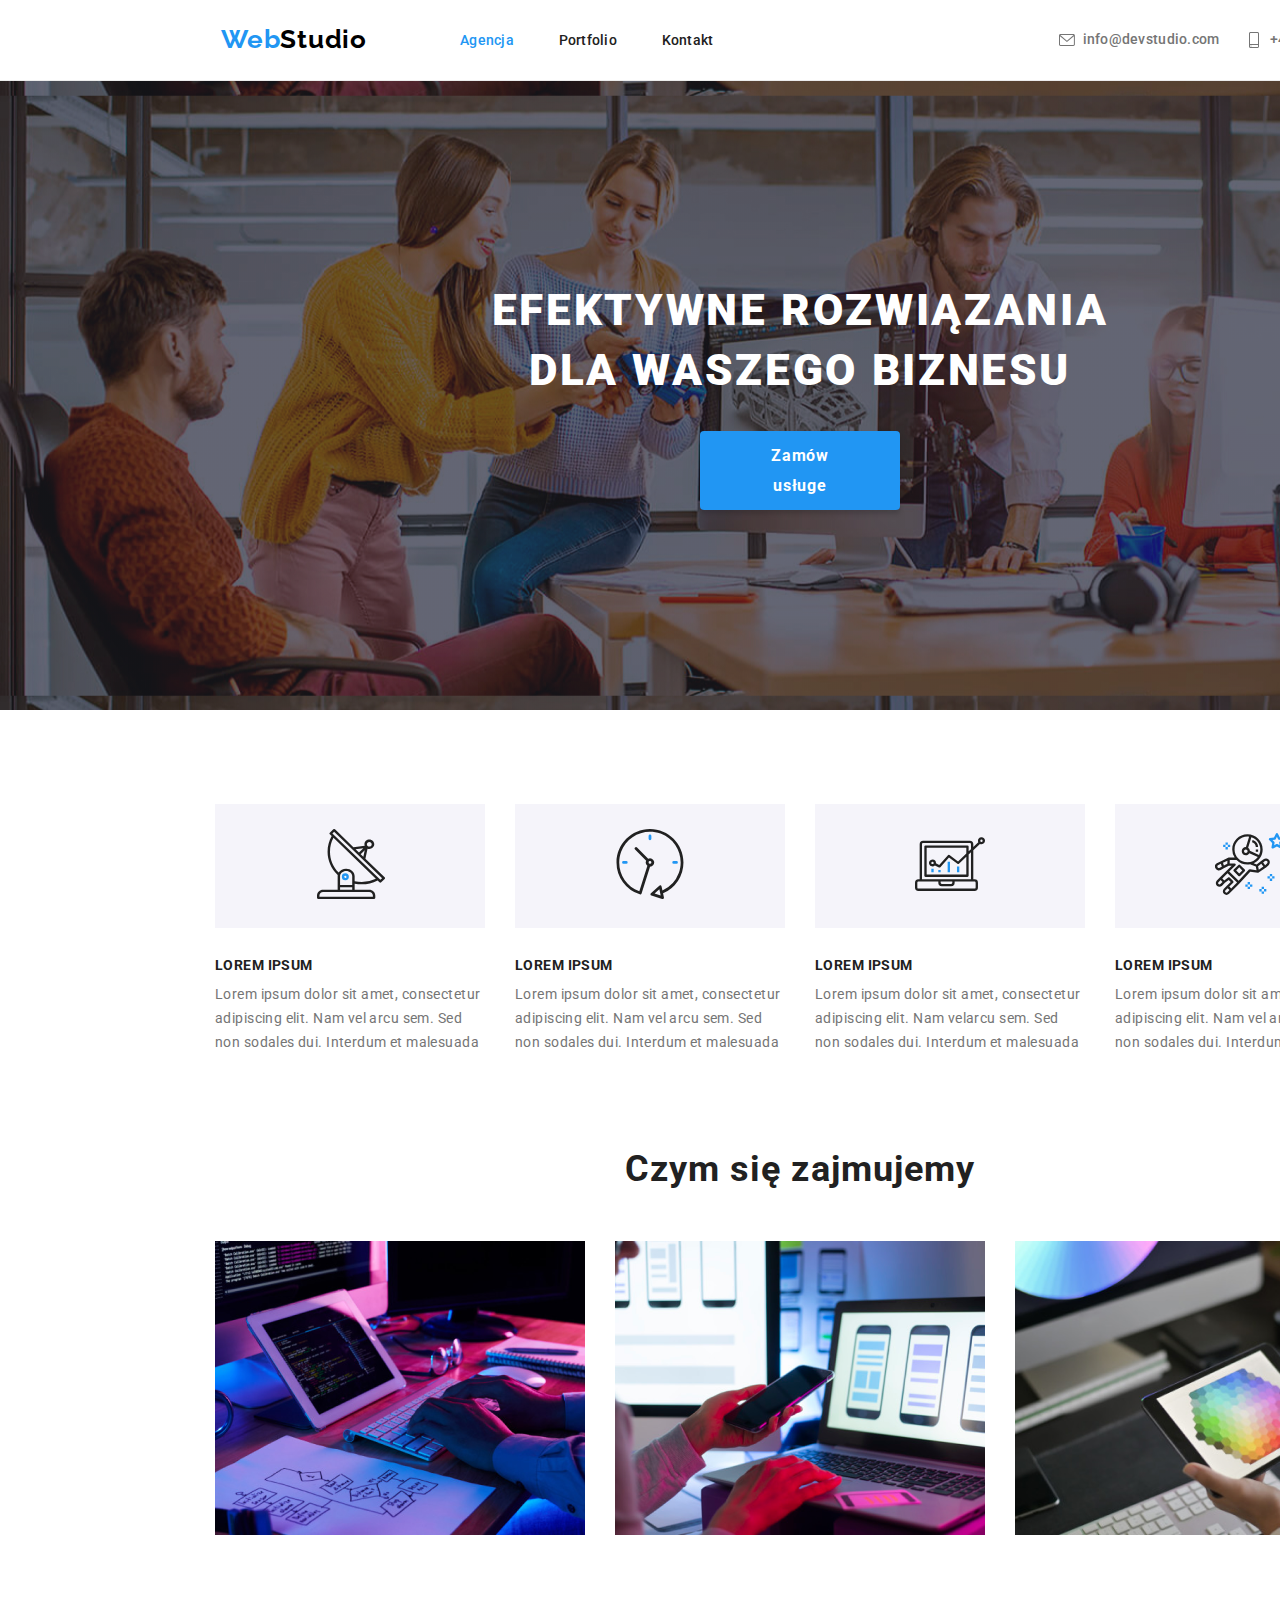
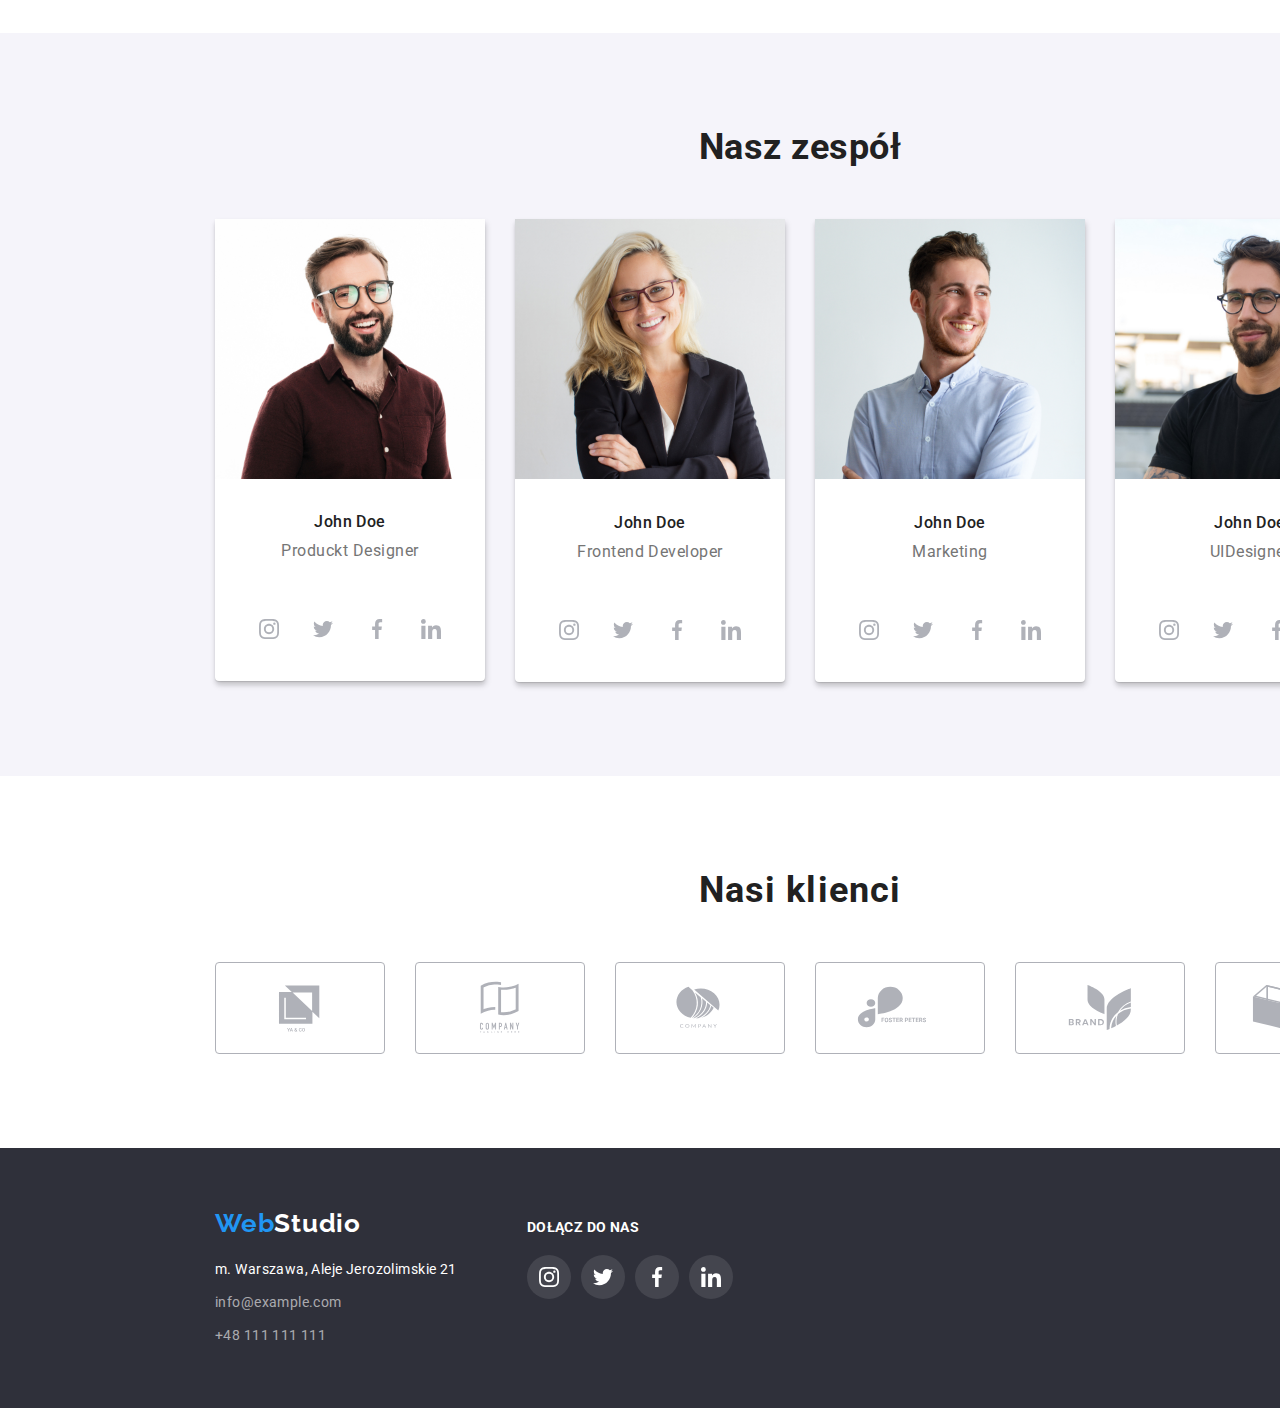
<file: index.html>
<!DOCTYPE html>
<html lang="pl">
  <head>
    <meta charset="UTF-8" />
    <meta http-equiv="X-UA-Compatible" content="IE=edge" />
    <meta name="viewport" content="width=device-width, initial-scale=1.0" />
    <meta name="author" content="alc" />
    <link rel="preconnect" href="https://fonts.googleapis.com" />
    <link rel="preconnect" href="https://fonts.gstatic.com" crossorigin />
    <link
      href="https://fonts.googleapis.com/css2?family=Oleo+Script&family=Raleway:wght@700&family=Roboto:wght@400;500;700;900&display=swap"
      rel="stylesheet"
    />
    <link
      rel="stylesheet"
      href="https://cdnjs.cloudflare.com/ajax/libs/modern-normalize/1.1.0/modern-normalize.min.css"
    />
    <link href="css/styles.css" rel="stylesheet" />
    <title>Studio</title>
  </head>
  <body>
    <header class="header">
      <!----------------- NAV ----------------->
      <section class="menu-index container">
        <a class="logo" href="index.html"
          >Web<span class="logo-black">Studio</span></a
        >
        <!-- --------------   A   P   K  -------------- -->
        <nav class="nav-margin">
          <ul class="list-nav-index">
            <li><a class="links-menu blue" href="#">Agencja</a></li>
            <li>
              <a class="links-menu dark" href="portfolio.html">Portfolio</a>
            </li>
            <li><a class="links-menu dark" href="#">Kontakt</a></li>
          </ul>
        </nav>
        <!-- --------------    M    T    -------------- -->
        <div class="menu-margin">
          <ul class="list-adr-index">
            <li>
              <a
                class="links-menu dark-grey mail-menu"
                href="mailto:info@devstudio.com"
                ><svg width="16" height="12">
                  <use
                    href="images/icons.svg#icon-envelope-dark-grey"
                  ></use></svg
                >info@devstudio.com</a
              >
            </li>
            <li>
              <a class="links-menu dark-grey tel-menu" href="tel:+48111111111"
                ><svg width="10" height="16">
                  <use
                    href="images/icons.svg#icon-smartphone-dark-grey"
                  ></use></svg
                >+48 111 111 111</a
              >
            </li>
          </ul>
        </div>
      </section>
    </header>
    <main>
      <!----------------- HEADER & BUTTON ------->
      <section class="header-index">
        <h1 class="header-text-index">
          EFEKTYWNE ROZWIĄZANIA DLA WASZEGO BIZNESU
        </h1>
        <button class="button-index pointer" type="button">Zamów usługe</button>
      </section>
      <!-------------------OUR STRENGTHS --------------->
      <section class="container section">
        <ul class="list-lorem-index">
          <li class="box-lorem-index-left">
            <div class="icon-box">
              <svg class="icon-our-strengths">
                <use
                  class="icon-antena"
                  href="images/icons.svg#icon-antena"
                ></use>
              </svg>
            </div>
            <h3 class="lorem-text-index">LOREM IPSUM</h3>
            <p class="description-lorem-index">
              Lorem ipsum dolor sit amet, consectetur adipiscing elit. Nam vel
              arcu sem. Sed non&nbsp;sodales dui. Interdum et malesuada
            </p>
          </li>
          <li class="box-lorem-index">
            <div class="icon-box">
              <svg class="icon-our-strengths">
                <use
                  class="icon-clock"
                  href="images/icons.svg#icon-clock"
                ></use>
              </svg>
            </div>
            <h3 class="lorem-text-index">LOREM IPSUM</h3>
            <p class="description-lorem-index">
              Lorem ipsum dolor sit amet, consectetur adipiscing elit. Nam vel
              arcu sem. Sed non&nbsp;sodales dui. Interdum et malesuada
            </p>
          </li>
          <li class="box-lorem-index">
            <div class="icon-box">
              <svg class="icon-our-strengths">
                <use
                  class="icon-diagram"
                  href="images/icons.svg#icon-diagram"
                ></use>
              </svg>
            </div>
            <h3 class="lorem-text-index">LOREM IPSUM</h3>
            <p class="description-lorem-index">
              Lorem ipsum dolor sit amet, consectetur adipiscing elit. Nam
              velarcu sem. Sed non&nbsp;sodales dui. Interdum et malesuada
            </p>
          </li>
          <li class="box-lorem-index-right">
            <div class="icon-box">
              <svg class="icon-our-strengths">
                <use
                  class="icon-astronaut"
                  href="images/icons.svg#icon-astronaut"
                ></use>
              </svg>
            </div>
            <h3 class="lorem-text-index">LOREM IPSUM</h3>
            <p class="description-lorem-index">
              Lorem ipsum dolor sit amet, consectetur adipiscing elit. Nam vel
              arcu sem. Sed non&nbsp;sodales dui. Interdum et malesuada
            </p>
          </li>
        </ul>
      </section>
      <!-----------------WHAT DO WE DO ------------------>
      <section class="container">
        <h2 class="header-what-do-we-do-index">Czym się zajmujemy</h2>
        <ul class="image-list-index">
          <li>
            <img
              src="images/coding-image.jpg"
              alt="typing-in-front-of-the-monitor"
              width="370"
            />
          </li>
          <li>
            <img src="images/layout-image.jpg" alt="Layout" width="370" />
          </li>
          <li>
            <img src="images/design-image.jpg" alt="Design" width="370" />
          </li>
        </ul>
      </section>
      <!-----------------OUR TEAM------------------>
      <section class="our-team-index section">
        <h2 class="header-our-team-index">Nasz zespół</h2>
        <ul class="list-team-index">
          <li>
            <figure class="image-team-index">
              <img
                src="images/john-doe-produkt-designer.jpg"
                alt="produckt-designer"
                width="270"
              />
              <figcaption class="description-margin">
                <h4 class="our-team-description">John Doe</h4>
                <p class="our-team-text">Produckt Designer</p>
                <ul class="icons-list">
                  <li>
                    <a class="social-links" href="#">
                      <svg class="social-icon">
                        <use
                          href="images/icons.svg#icon-instagram-grey"
                        ></use></svg
                    ></a>
                  </li>
                  <li>
                    <a class="social-links" href="#">
                      <svg class="social-icon">
                        <use
                          href="images/icons.svg#icon-twitter-grey"
                        ></use></svg
                    ></a>
                  </li>
                  <li>
                    <a class="social-links" href="#">
                      <svg class="social-icon">
                        <use
                          href="images/icons.svg#icon-facebook-grey"
                        ></use></svg
                    ></a>
                  </li>
                  <li>
                    <a class="social-links" href="#">
                      <svg class="social-icon">
                        <use
                          href="images/icons.svg#icon-linkedin-grey"
                        ></use></svg
                    ></a>
                  </li>
                </ul>
              </figcaption>
            </figure>
          </li>
          <li>
            <figure class="image-team-index">
              <img
                src="images/john-doe-frontend-developer.jpg"
                alt="frontend-developer"
                width="270"
              />
              <figcaption class="description-margin">
                <h4 class="our-team-description">John Doe</h4>
                <p class="our-team-text">Frontend Developer</p>
                <ul class="icons-list">
                  <li>
                    <a class="social-links" href="#">
                      <svg class="social-icon">
                        <use
                          href="images/icons.svg#icon-instagram-grey"
                        ></use></svg
                    ></a>
                  </li>
                  <li>
                    <a class="social-links" href="#">
                      <svg class="social-icon">
                        <use
                          href="images/icons.svg#icon-twitter-grey"
                        ></use></svg
                    ></a>
                  </li>
                  <li>
                    <a class="social-links" href="#">
                      <svg class="social-icon">
                        <use
                          href="images/icons.svg#icon-facebook-grey"
                        ></use></svg
                    ></a>
                  </li>
                  <li>
                    <a class="social-links" href="#">
                      <svg class="social-icon">
                        <use
                          href="images/icons.svg#icon-linkedin-grey"
                        ></use></svg
                    ></a>
                  </li>
                </ul>
              </figcaption>
            </figure>
          </li>
          <li>
            <figure class="image-team-index">
              <img
                src="images/john-doe-marketing.jpg"
                alt="marketing"
                width="270"
              />
              <figcaption class="description-margin">
                <h4 class="our-team-description">John Doe</h4>
                <p class="our-team-text">Marketing</p>
                <ul class="icons-list">
                  <li>
                    <a class="social-links" href="#">
                      <svg class="social-icon">
                        <use
                          href="images/icons.svg#icon-instagram-grey"
                        ></use></svg
                    ></a>
                  </li>
                  <li>
                    <a class="social-links" href="#">
                      <svg class="social-icon">
                        <use
                          href="images/icons.svg#icon-twitter-grey"
                        ></use></svg
                    ></a>
                  </li>
                  <li>
                    <a class="social-links" href="#">
                      <svg class="social-icon">
                        <use
                          href="images/icons.svg#icon-facebook-grey"
                        ></use></svg
                    ></a>
                  </li>
                  <li>
                    <a class="social-links" href="#">
                      <svg class="social-icon">
                        <use
                          href="images/icons.svg#icon-linkedin-grey"
                        ></use></svg
                    ></a>
                  </li>
                </ul>
              </figcaption>
            </figure>
          </li>
          <li>
            <figure class="image-team-index">
              <img
                src="images/john-doe-ui-designer.jpg"
                alt="ui-designer"
                width="270"
              />
              <figcaption class="description-margin">
                <h4 class="our-team-description">John Doe</h4>
                <p class="our-team-text">UIDesigner</p>
                <ul class="icons-list">
                  <li>
                    <a class="social-links" href="#">
                      <svg class="social-icon">
                        <use
                          href="images/icons.svg#icon-instagram-grey"
                        ></use></svg
                    ></a>
                  </li>
                  <li>
                    <a class="social-links" href="#">
                      <svg class="social-icon">
                        <use
                          href="images/icons.svg#icon-twitter-grey"
                        ></use></svg
                    ></a>
                  </li>
                  <li>
                    <a class="social-links" href="#">
                      <svg class="social-icon">
                        <use
                          href="images/icons.svg#icon-facebook-grey"
                        ></use></svg
                    ></a>
                  </li>
                  <li>
                    <a class="social-links" href="#">
                      <svg class="social-icon">
                        <use
                          href="images/icons.svg#icon-linkedin-grey"
                        ></use></svg
                    ></a>
                  </li>
                </ul>
              </figcaption>
            </figure>
          </li>
        </ul>
      </section>
      <!-- -----------------OUR CLIENTS------------------ -->
      <section class="our-clients container section">
        <h2>Nasi klienci</h2>
        <ul class="list-icons-footer">
          <li>
            <a class="icon-our-clients" href="#">
              <svg class="icon-size">
                <use href="images/icons.svg#icon-ya-co-grey"></use></svg
            ></a>
          </li>
          <li>
            <a class="icon-our-clients" href="#">
              <svg class="icon-size">
                <use href="images/icons.svg#icon-tagline-grey"></use></svg
            ></a>
          </li>
          <li>
            <a class="icon-our-clients" href="#">
              <svg class="icon-size">
                <use href="images/icons.svg#icon-company-grey"></use></svg
            ></a>
          </li>
          <li>
            <a class="icon-our-clients" href="#">
              <svg class="icon-size">
                <use href="images/icons.svg#icon-foster-blue"></use></svg
            ></a>
          </li>
          <li>
            <a class="icon-our-clients" href="#">
              <svg class="icon-size">
                <use href="images/icons.svg#icon-brand-grey"></use></svg
            ></a>
          </li>
          <li>
            <a class="icon-our-clients" href="#">
              <svg class="icon-size">
                <use href="images/icons.svg#icon-tag-line-grey"></use></svg
            ></a>
          </li>
        </ul>
      </section>
    </main>
    <!-- -----------------FOOTER------------------ -->
    <footer class="footer-index footer-wraper">
      <address>
        <a class="logo-footer" href="index.html"
          >Web<span class="logo-white">Studio</span></a
        >
        <ul class="list-footer">
          <li>
            <p class="adress-footer white">
              m. Warszawa, Aleje Jerozolimskie 21
            </p>
          </li>
          <li class="footer-margin">
            <a class="links-footer light-grey" href="mailto:info@example.com"
              >info@example.com</a
            >
          </li>
          <li class="footer-margin">
            <a class="links-footer light-grey" href="tel:+48111111111"
              >+48 111 111 111</a
            >
          </li>
        </ul>
      </address>
      <!-------------------------- JOIN US ---------------------->
      <div class="second-footer">
        <p class="join-us">DOŁĄCZ DO NAS</p>
        <div class="social-list-black">
          <a class="social-links-black" href="#">
            <svg class="social-icon">
              <use href="images/icons.svg#icon-instagram-black"></use></svg></a
          ><a class="social-links-black" href="#">
            <svg class="social-icon">
              <use href="images/icons.svg#icon-twitter-black"></use></svg></a
          ><a class="social-links-black" href="#">
            <svg class="social-icon">
              <use href="images/icons.svg#icon-facebook-black"></use></svg></a
          ><a class="social-links-black" href="#">
            <svg class="social-icon">
              <use href="images/icons.svg#icon-linkedin-black"></use></svg
          ></a>
        </div>
      </div>
    </footer>
  </body>
</html>
</file>
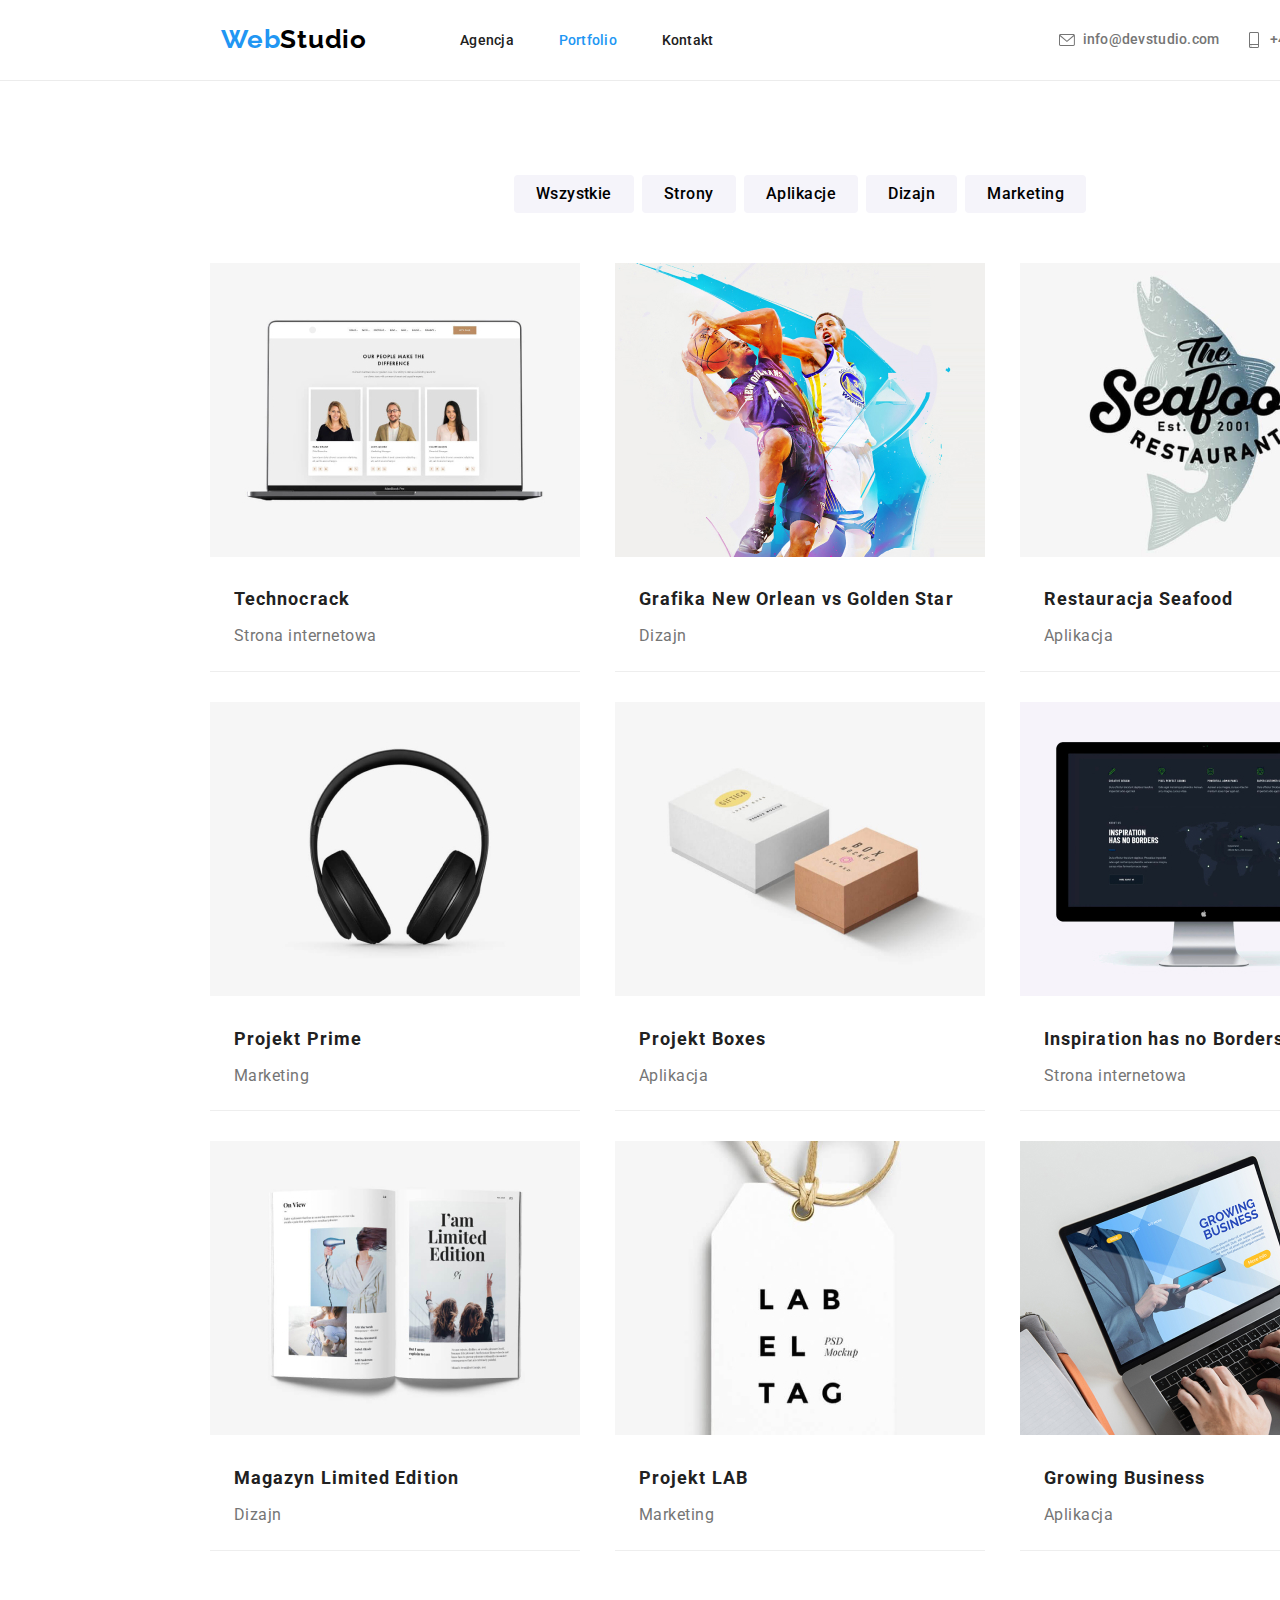
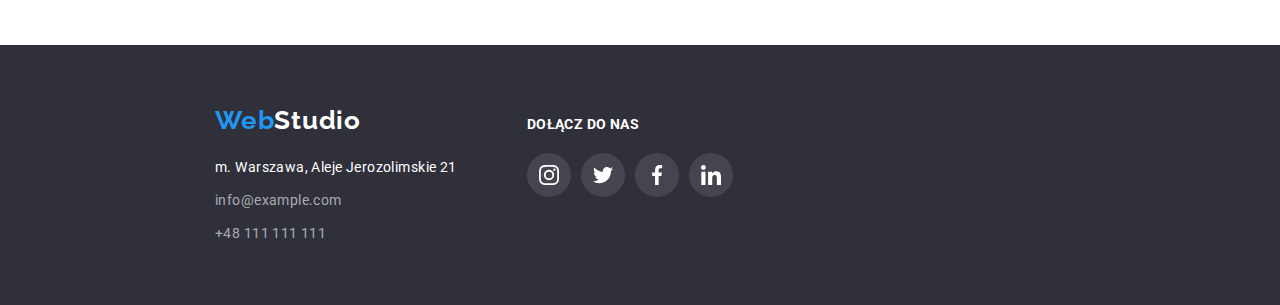
<file: portfolio.html>
<!DOCTYPE html>
<html lang="pl">
  <head>
    <meta charset="UTF-8" />
    <meta http-equiv="X-UA-Compatible" content="IE=edge" />
    <meta name="viewport" content="width=device-width, initial-scale=1.0" />
    <meta name="author" content="alc" />
    <link rel="preconnect" href="https://fonts.googleapis.com" />
    <link rel="preconnect" href="https://fonts.gstatic.com" crossorigin />
    <link
      href="https://fonts.googleapis.com/css2?family=Oleo+Script&family=Raleway:wght@700&family=Roboto:wght@400;500;700;900&display=swap"
      rel="stylesheet"
    />
    <link
      rel="stylesheet"
      href="https://cdnjs.cloudflare.com/ajax/libs/modern-normalize/1.1.0/modern-normalize.min.css"
    />
    <link href="css/styles.css" rel="stylesheet" />
    <title>Portfolio</title>
  </head>
  <body>
    <header class="header">
      <!-------------------WebStudio ------------------->
      <section class="menu-index container">
        <a class="logo" href="index.html"
          >Web<span class="logo-black">Studio</span></a
        >
        <!-----------------------  A   P   K  ----------------------->
        <nav class="nav-margin">
          <ul class="list-nav-index">
            <li><a class="links-menu dark" href="index.html">Agencja</a></li>
            <li>
              <a class="links-menu blue" href="portfolio.html">Portfolio</a>
            </li>
            <li><a class="links-menu dark" href="#">Kontakt</a></li>
          </ul>
        </nav>
        <!-----------------------    M    T  -------------------->
        <div class="menu-margin">
          <ul class="list-adr-index">
            <li>
              <a
                class="links-menu dark-grey mail-menu"
                href="mailto:info@devstudio.com"
                ><svg width="16" height="12">
                  <use
                    href="images/icons.svg#icon-envelope-dark-grey"
                  ></use></svg
                >info@devstudio.com</a
              >
            </li>
            <li>
              <a class="links-menu dark-grey tel-menu" href="tel:+48111111111"
                ><svg width="10" height="16">
                  <use
                    href="images/icons.svg#icon-smartphone-dark-grey"
                  ></use></svg
                >+48 111 111 111</a
              >
            </li>
          </ul>
        </div>
      </section>
    </header>
    <main class="section container">
      <!-------------------  BUTON`s ------------------->
      <section class="buttons-margin">
        <ul class="list-button-portfolio">
          <li>
            <button
              class="button-portfolio pointer section-buttons"
              type="button"
            >
              Wszystkie
            </button>
          </li>
          <li>
            <button
              class="button-portfolio pointer section-buttons"
              type="button"
            >
              Strony
            </button>
          </li>
          <li>
            <button
              class="button-portfolio pointer section-buttons"
              type="button"
            >
              Aplikacje
            </button>
          </li>
          <li>
            <button
              class="button-portfolio pointer section-buttons"
              type="button"
            >
              Dizajn
            </button>
          </li>
          <li>
            <button
              class="button-portfolio pointer section-buttons"
              type="button"
            >
              Marketing
            </button>
          </li>
        </ul>
      </section>
      <!------------------- ZDJĘCIA 9x9 ------------------->
      <section class="picture-box-portfolio">
        <!-- <a href="http:/google.com"> -->
        <figure class="picture-portfolio">
          <img
            src="images/portfolio-technocrack.jpg"
            alt="website-on-a-laptop"
            width="370"
          />
          <figcaption class="picture-margin">
            <h4 class="picture-header-portfolio">Technocrack</h4>
            <p class="picture-description-portfolio">Strona internetowa</p>
          </figcaption>
        </figure>
        <!-- </a> -->
        <figure class="picture-portfolio">
          <img
            src="images/portfolio-new-orlean.jpg"
            alt="two-man-playing-basketball"
            width="370"
          />
          <figcaption class="picture-margin">
            <h4 class="picture-header-portfolio">
              Grafika New Orlean vs Golden Star
            </h4>
            <p class="picture-description-portfolio">Dizajn</p>
          </figcaption>
        </figure>

        <figure class="picture-portfolio">
          <img
            src="images/portfolio-seafood.jpg"
            alt="logo-of-the-restaurant-Seafood"
            width="370"
          />
          <figcaption class="picture-margin">
            <h4 class="picture-header-portfolio">Restauracja Seafood</h4>
            <p class="picture-description-portfolio">Aplikacja</p>
          </figcaption>
        </figure>

        <figure class="picture-portfolio">
          <img src="images/portfolio-prime.jpg" alt="headphones" width="370" />
          <figcaption class="picture-margin">
            <h4 class="picture-header-portfolio">Projekt Prime</h4>
            <p class="picture-description-portfolio">Marketing</p>
          </figcaption>
        </figure>

        <figure class="picture-portfolio">
          <img
            src="images/portfolio-boxes.jpg"
            alt="two-cardboard-boxes"
            width="370"
          />
          <figcaption class="picture-margin">
            <h4 class="picture-header-portfolio">Projekt Boxes</h4>
            <p class="picture-description-portfolio">Aplikacja</p>
          </figcaption>
        </figure>

        <figure class="picture-portfolio">
          <img
            src="images/portfolio-inspirations.jpg"
            alt="monitor"
            width="370"
          />
          <figcaption class="picture-margin">
            <h4 class="picture-header-portfolio">Inspiration has no Borders</h4>
            <p class="picture-description-portfolio">Strona internetowa</p>
          </figcaption>
        </figure>

        <figure class="picture-portfolio">
          <img
            src="images/portfolio-magazyn.jpg"
            alt="colorful-magazine"
            width="370"
          />
          <figcaption class="picture-margin">
            <h4 class="picture-header-portfolio">Magazyn Limited Edition</h4>
            <p class="picture-description-portfolio">Dizajn</p>
          </figcaption>
        </figure>

        <figure class="picture-portfolio">
          <img src="images/portfolio-lab.jpg" alt="paper-tag" width="370" />
          <figcaption class="picture-margin">
            <h4 class="picture-header-portfolio">Projekt LAB</h4>
            <p class="picture-description-portfolio">Marketing</p>
          </figcaption>
        </figure>

        <figure class="picture-portfolio">
          <img
            src="images/portfolio-growing-business.jpg"
            alt="typing-on-a-laptop"
            width="370"
          />
          <figcaption class="picture-margin">
            <h4 class="picture-header-portfolio">Growing Business</h4>
            <p class="picture-description-portfolio">Aplikacja</p>
          </figcaption>
        </figure>
      </section>
    </main>
    <!-------------------     FOOTER  ------------------->
    <footer class="footer-portfolio footer-wraper">
      <address>
        <a class="logo-footer blue-footer" href="index.html"
          >Web<span class="logo-white">Studio</span></a
        >
        <ul class="list-footer">
          <li>
            <p class="adress-footer white">
              m. Warszawa, Aleje Jerozolimskie 21
            </p>
          </li>

          <li class="footer-margin">
            <a class="links-footer light-grey" href="mailto:info@example.com"
              >info@example.com</a
            >
          </li>
          <li class="footer-margin">
            <a class="links-footer light-grey" href="tel:+48111111111"
              >+48 111 111 111</a
            >
          </li>
        </ul>
      </address>
      <!------------------- JOIN US ------------------->
      <div class="second-footer">
        <p class="join-us">DOŁĄCZ DO NAS</p>
        <div class="social-list-black">
          <a class="social-links-black" href="#">
            <svg class="social-icon">
              <use href="images/icons.svg#icon-instagram-black"></use></svg
          ></a>
          <a class="social-links-black" href="#">
            <svg class="social-icon">
              <use href="images/icons.svg#icon-twitter-black"></use></svg
          ></a>
          <a class="social-links-black" href="#">
            <svg class="social-icon">
              <use href="images/icons.svg#icon-facebook-black"></use></svg
          ></a>
          <a class="social-links-black" href="#">
            <svg class="social-icon">
              <use href="images/icons.svg#icon-linkedin-black"></use></svg
          ></a>
        </div>
      </div>
    </footer>
  </body>
</html>
</file>
<file: css/styles.css>
:root {
  --background-color-white: #ffffff;
  --background-color-dark-blue: #2f303a;
  --background-color-light-grey: #f5f4fa;
  --background-color-blue: #2196f3;
  --background-color-grey: #afb1b8;
  --background-color-icon-black: rgba(255, 255, 255, 0.1);
  --color-white: #fff;
  --color-grey: #afb1b8;
  --color-dark: #212121;
  --color-black: #000000;
  --color-blue: #2196f3;
  --color-dark-grey: #757575;
  --color-light-grey: rgba(255, 255, 255, 0.6);
  --color-border: #ececec;
}
body {
  margin: 0;
  padding: 0;
  width: 1600px;
  font-family: "Roboto";
  color: var(--color-dark);
  background-color: var(--background-color-white);
  border: 0;
}
h1,
h2,
h3,
h4,
h5,
h6,
p,
ul {
  /* all:unset; */
  margin: 0;
  padding: 0;
  font-size: 100%;
  list-style-type: none;
}

/* LOGO */

.header {
  border-bottom: 1px solid var(--color-border);
}
.menu-index {
  display: flex;
  justify-content: space-between;
  align-items: center;
}
.logo {
  padding-top: 24px;
  padding-bottom: 25px;
  padding-left: 21px;
  font-family: "Raleway";
  font-weight: 700;
  font-size: 26px;
  line-height: 1.19;
  letter-spacing: 0.03em;
  color: var(--color-blue);
  text-decoration: none;
}
.logo-black {
  color: var(--color-black);
}
.logo-white {
  color: var(--color-white);
}
/* NAV */
.nav-margin {
  margin-left: 93px;
  width: 254px;
}
.list-nav-index,
.list-adr-index {
  display: flex;
  justify-content: space-between;
  flex-grow: 1;
  padding: 0;
}
.menu-margin {
  padding-right: 21px;
  margin-left: 345px;
  width: 342px;
}
.links-menu {
  font-weight: 500;
  font-size: 14px;
  line-height: 1.14;
  letter-spacing: 0.02em;
  text-decoration: none;
}
.mail-menu {
  width: 161px;
  display: flex;
  align-items: center;
  justify-content: space-between;
}
.tel-menu {
  width: 130px;
  display: flex;
  align-items: center;
  justify-content: space-between;
}
.dark {
  color: inherit;
}
.blue {
  color: var(--color-blue);
}
.dark-grey {
  color: var(--color-dark-grey);
  fill: var(--color-dark-grey);
}
.white {
  color: var(--color-white);
}
.light-grey {
  color: var(--color-light-grey);
}
.dark:hover,
.dark-grey:hover,
.light-grey:hover,
.dark:focus,
.dark-grey:focus,
.light-grey:focus {
  color: var(--color-blue);
  fill: var(--color-blue);
}

/* HEADER & BUTTON*/

.header-index {
  padding-block: 200px;
  display: flex;
  flex-direction: column;
  align-items: center;
  background: linear-gradient(rgba(47, 48, 58, 0.4), rgba(47, 48, 58, 0.4)),
    url(../images/photo-background.jpg);
  background-size: contain;
  background-position: center;
}
.header-text-index {
  width: 696px;
  font-weight: 900;
  font-size: 44px;
  line-height: 1.36;
  letter-spacing: 0.06em;
  text-transform: uppercase;
  color: var(--background-color-white);
  text-align: center;
}
.button-index {
  box-sizing: content-box;
  margin-top: 30px;
  padding-block: 10px;
  padding-inline: 41px;
  width: 118px;
  font-family: inherit;
  font-weight: 700;
  font-size: 16px;
  line-height: 1.87;
  letter-spacing: 0.06em;
  color: var(--color-white);
  background: var(--color-blue);
  box-shadow: 0px 4px 4px rgba(0, 0, 0, 0.15);
  border: 0px;
  border-radius: 4px;
}

/* CONTAINER & SECTIONs */

.container {
  width: 1200px;
  margin: auto;
}
.section {
  padding-block: 94px;
}
.section-buttons {
  padding: 6px 22px;
}

/* OUR STRENGTHS  */

.icon-box {
  background-color: var(--background-color-light-grey);
  padding: 25px 100px;
  margin-bottom: 30px;
}
.list-lorem-index {
  display: flex;
  justify-content: space-around;
  font-size: 14px;
  letter-spacing: 0.03em;
}
.icon-our-strengths {
  width: 70px;
  height: 70px;
}
.box-lorem-index {
  margin-inline: 15px;
}
.lorem-text-index {
  font-weight: 700;
  line-height: 1.14;
  text-transform: uppercase;
}
.box-lorem-index-left {
  margin-right: 15px;
  padding-left: 15px;
}
.box-lorem-index-right {
  margin-left: 15px;
  padding-right: 15px;
}
.description-lorem-index {
  margin-top: 10px;
  line-height: 1.71;
  color: var(--color-dark-grey);
}

/* WHAT DO WE DO */

.header-what-do-we-do-index {
  font-weight: 700;
  font-size: 36px;
  line-height: 1.16;
  letter-spacing: 0.03em;
  text-align: center;
}
.image-list-index {
  margin-top: 50px;
  padding-bottom: 94px;
  padding-inline: 15px;
  display: flex;
  justify-content: space-between;
}

/* OUR TEAM */

.our-team-index {
  letter-spacing: 0.03em;
  background-color: var(--background-color-light-grey);
  text-align: center;
}
.header-our-team-index {
  font-weight: 700;
  font-size: 36px;
  line-height: 1.16;
}
.list-team-index {
  padding-inline: 215px;
  margin-top: 50px;
  display: flex;
  justify-content: space-between;
  font-size: 16px;
  line-height: 1.18;
}
.image-team-index {
  margin: 0 0 0 0;
  background-color: var(--background-color-white);
  box-shadow: 0px 1px 1px rgba(0, 0, 0, 0.12), 0px 4px 4px rgba(0, 0, 0, 0.06),
    1px 4px 6px rgba(0, 0, 0, 0.16);
  border-radius: 0px 0px 4px 4px;
}
.description-margin {
  margin-top: 30px;
}
.our-team-description {
  font-weight: 500;
}
.our-team-text {
  margin-top: 10px;
  padding-bottom: 30px;
  color: var(--color-dark-grey);
}
.icons-list {
  display: flex;
  justify-content: space-between;
  padding-inline: 32px;
  padding-top: 16px;
  padding-bottom: 30px;
}

/* !!!!!!!  ICONS   OUR TEAM  !!!!!! */

.social-links {
  display: flex;
  width: 44px;
  height: 44px;
  background-color: var(--background-color-white);
  border-radius: 50%;
  justify-content: center;
  align-items: center;
  fill: var(--background-color-grey);
}
.social-icon {
  width: 20px;
  height: 20px;
}
.social-links:hover,
.social-links:focus {
  background-color: var(--background-color-blue);
  fill: var(--background-color-white);
}

/* OUR CLIENTS */

.our-clients {
  padding-inline: 15px;
  font-weight: 700;
  font-size: 36px;
  line-height: 1.16;
  letter-spacing: 0.03em;
  text-align: center;
}
.list-icons-footer {
  margin-top: 50px;
  display: flex;
  justify-content: space-between;
  column-gap: 15px;
}

/* !!!!!!!  ICONS OUR CLIENTS  !!!!!! */

.icon-size {
  width: 106px;
  height: 60px;
}
.icon-our-clients {
  display: flex;
  justify-content: center;
  align-items: center;
  box-sizing: border-box;
  border-radius: 4px;
  width: 170px;
  height: 92px;
  background-color: var(--background-color-white);
  border: 1px solid var(--color-grey);
  fill: var(--background-color-grey);
}
.icon-our-clients:hover,
.icon-our-clients:focus {
  border: 1px solid var(--color-blue);
  fill: var(--color-blue);
}

/* FOOTER */

.footer-index,
.footer-portfolio {
  padding-block: 60px;
  padding-left: 215px;
  font-style: inherit;
  background-color: var(--background-color-dark-blue);
}
.footer-wraper {
  display: flex;
}
.logo-footer {
  font-family: "Raleway";
  font-style: normal;
  font-weight: 700;
  font-size: 26px;
  line-height: 1.19;
  letter-spacing: 0.03em;
  color: var(--color-blue);
  text-decoration: none;
}
.list-footer {
  margin-top: 20px;
}
.adress-footer,
.links-footer {
  font-style: normal;
  font-size: 14px;
  line-height: 1.71;
  letter-spacing: 0.03em;
  text-decoration: none;
}
.footer-margin {
  margin-top: 9px;
}
.second-footer {
  margin-left: 70px;
}
.join-us {
  margin-bottom: 20px;
  padding-top: 12px;
  font-weight: 700;
  font-size: 14px;
  line-height: 1.14;
  letter-spacing: 0.03em;
  text-transform: uppercase;
  color: var(--color-white);
}

/* !!!!!!!  ICONS  JOIN US  !!!!!! */

.social-list-black {
  display: flex;
  width: 206px;
  justify-content: space-between;
}
.social-links-black {
  display: flex;
  width: 44px;
  height: 44px;
  background-color: var(--background-color-icon-black);
  border-radius: 50%;
  justify-content: center;
  align-items: center;
  fill: var(--background-color-white);
}
.social-links-black:hover,
.social-links-black:focus {
  background-color: var(--background-color-blue);
}

/* PORTFOLIO */
/* PORTFOLIO BUTTONS */

.buttons-margin {
  margin-bottom: 50px;
}
.list-button-portfolio {
  display: flex;
  justify-content: center;
}
.button-portfolio {
  margin-inline: 4px;
  font-family: inherit;
  font-weight: 500;
  font-size: 16px;
  line-height: 1.62;
  letter-spacing: 0.03em;
  background: var(--background-color-light-grey);
  border-radius: 4px;
  border: var(--background-color-light-grey);
}
.button-portfolio:hover,
.button-portfolio:focus {
  color: var(--color-white);
  background: var(--color-blue);
  box-shadow: 0px 3px 1px rgba(0, 0, 0, 0.1), 0px 1px 2px rgba(0, 0, 0, 0.08),
    0px 2px 2px rgba(0, 0, 0, 0.12);
  border-radius: 4px;
}

/* PORTFOLIO PICTURES */

.picture-box-portfolio {
  display: flex;
  flex-wrap: wrap;
  justify-content: space-around;
  column-gap: 15px;
  row-gap: 30px;
}
.picture-portfolio {
  margin: 0 0 0 0;
  border-bottom: 1px solid #eeeeee;
}
.picture-portfolio:hover,
.picture-portfolio:focus {
  box-shadow: 0px 1px 1px rgba(0, 0, 0, 0.12), 0px 4px 4px rgba(0, 0, 0, 0.06),
    1px 4px 6px rgba(0, 0, 0, 0.16);
}
.picture-margin {
  margin-top: 20px;
}
.picture-header-portfolio {
  padding-left: 24px;
  font-weight: 700;
  font-size: 18px;
  line-height: 2;
  letter-spacing: 0.06em;
}
.picture-description-portfolio {
  margin-top: 4px;
  padding-bottom: 20px;
  padding-left: 24px;
  font-size: 16px;
  line-height: 1.87;
  letter-spacing: 0.03em;
  color: var(--color-dark-grey);
}
.pointer {
  cursor: pointer;
}
</file>
